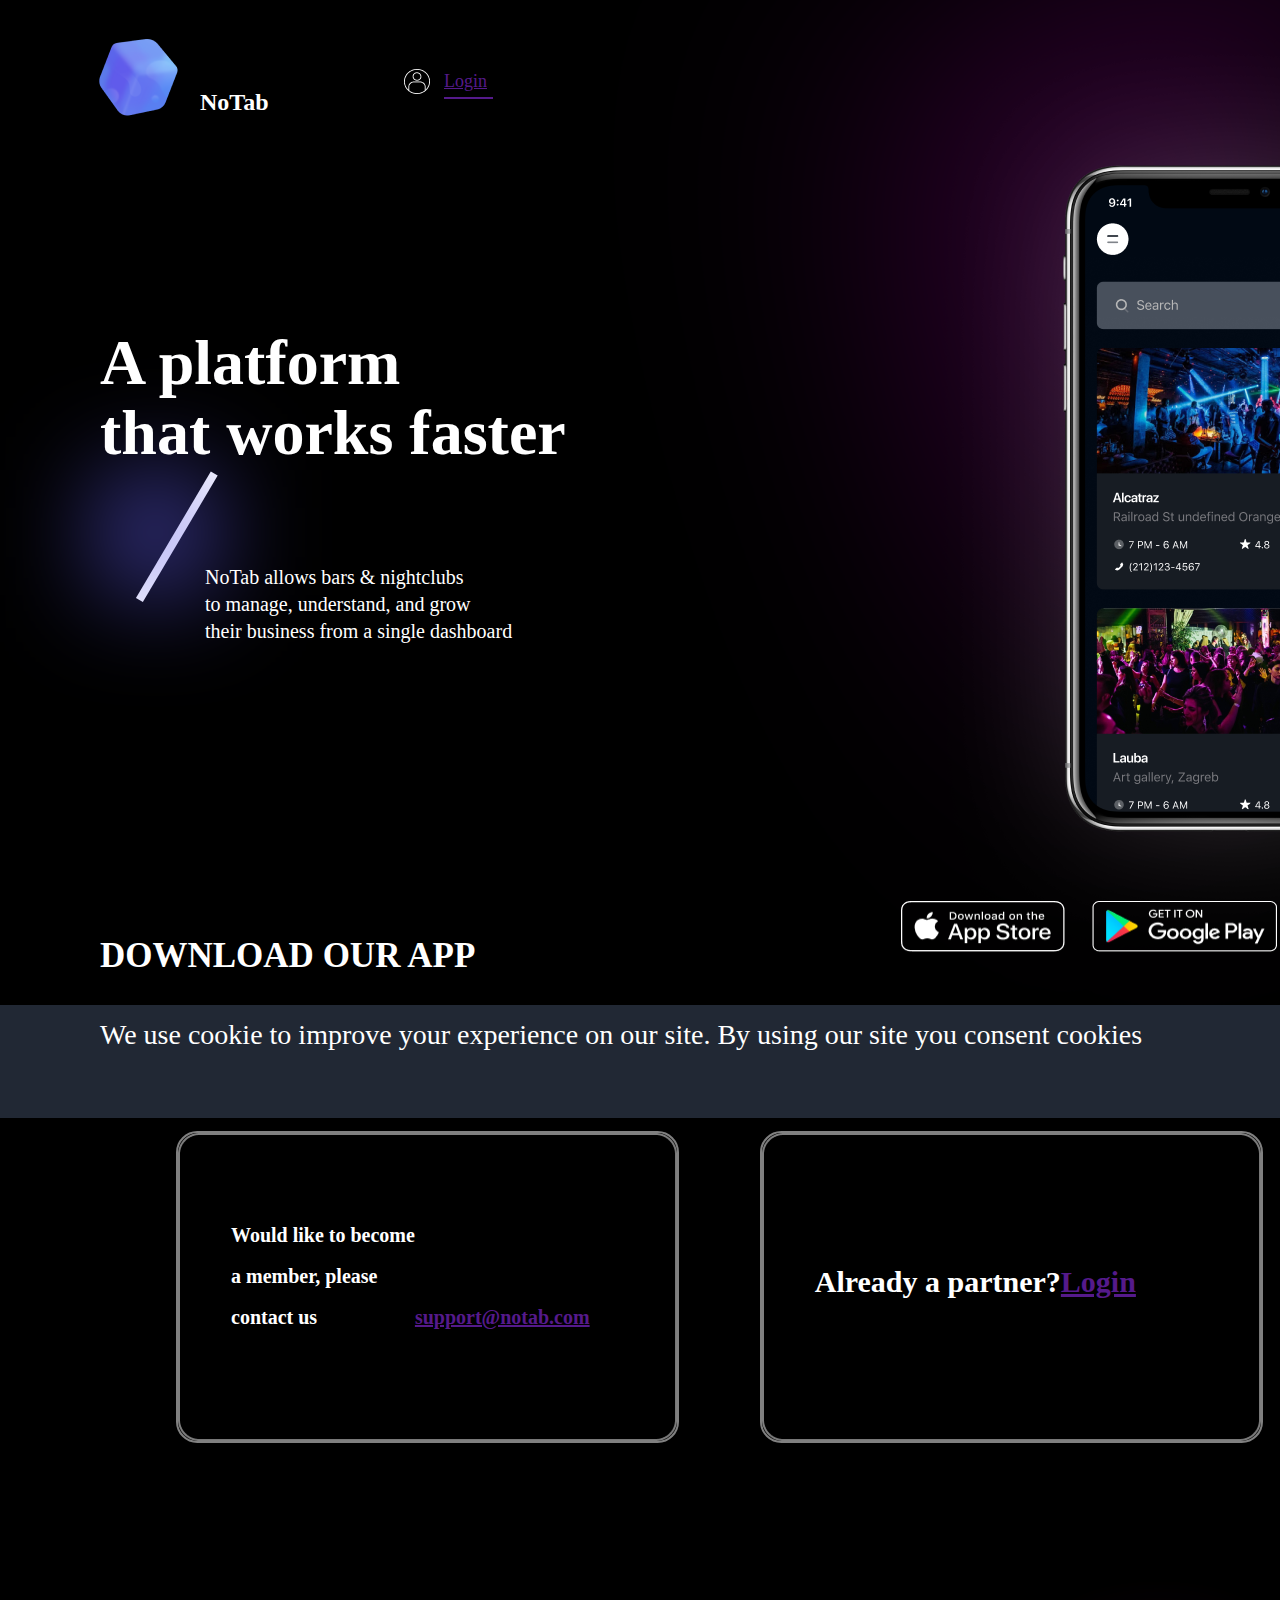
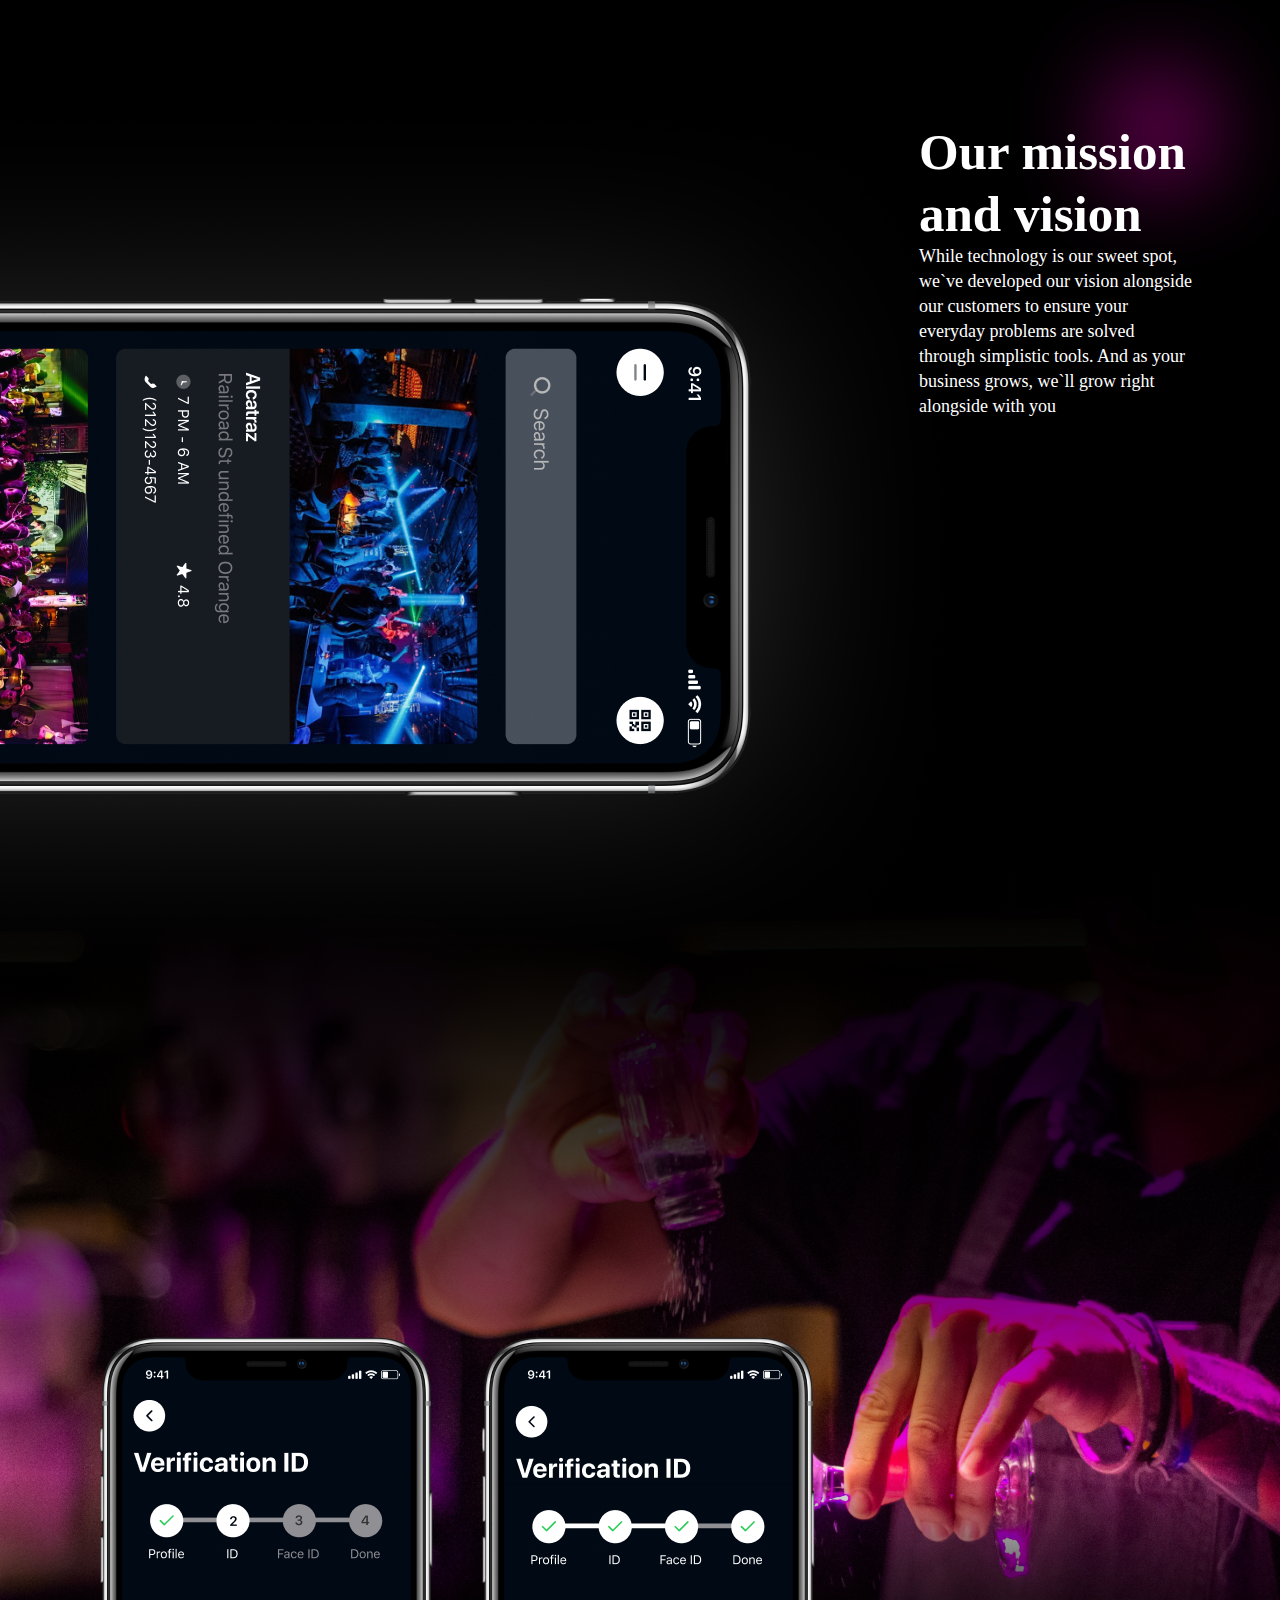
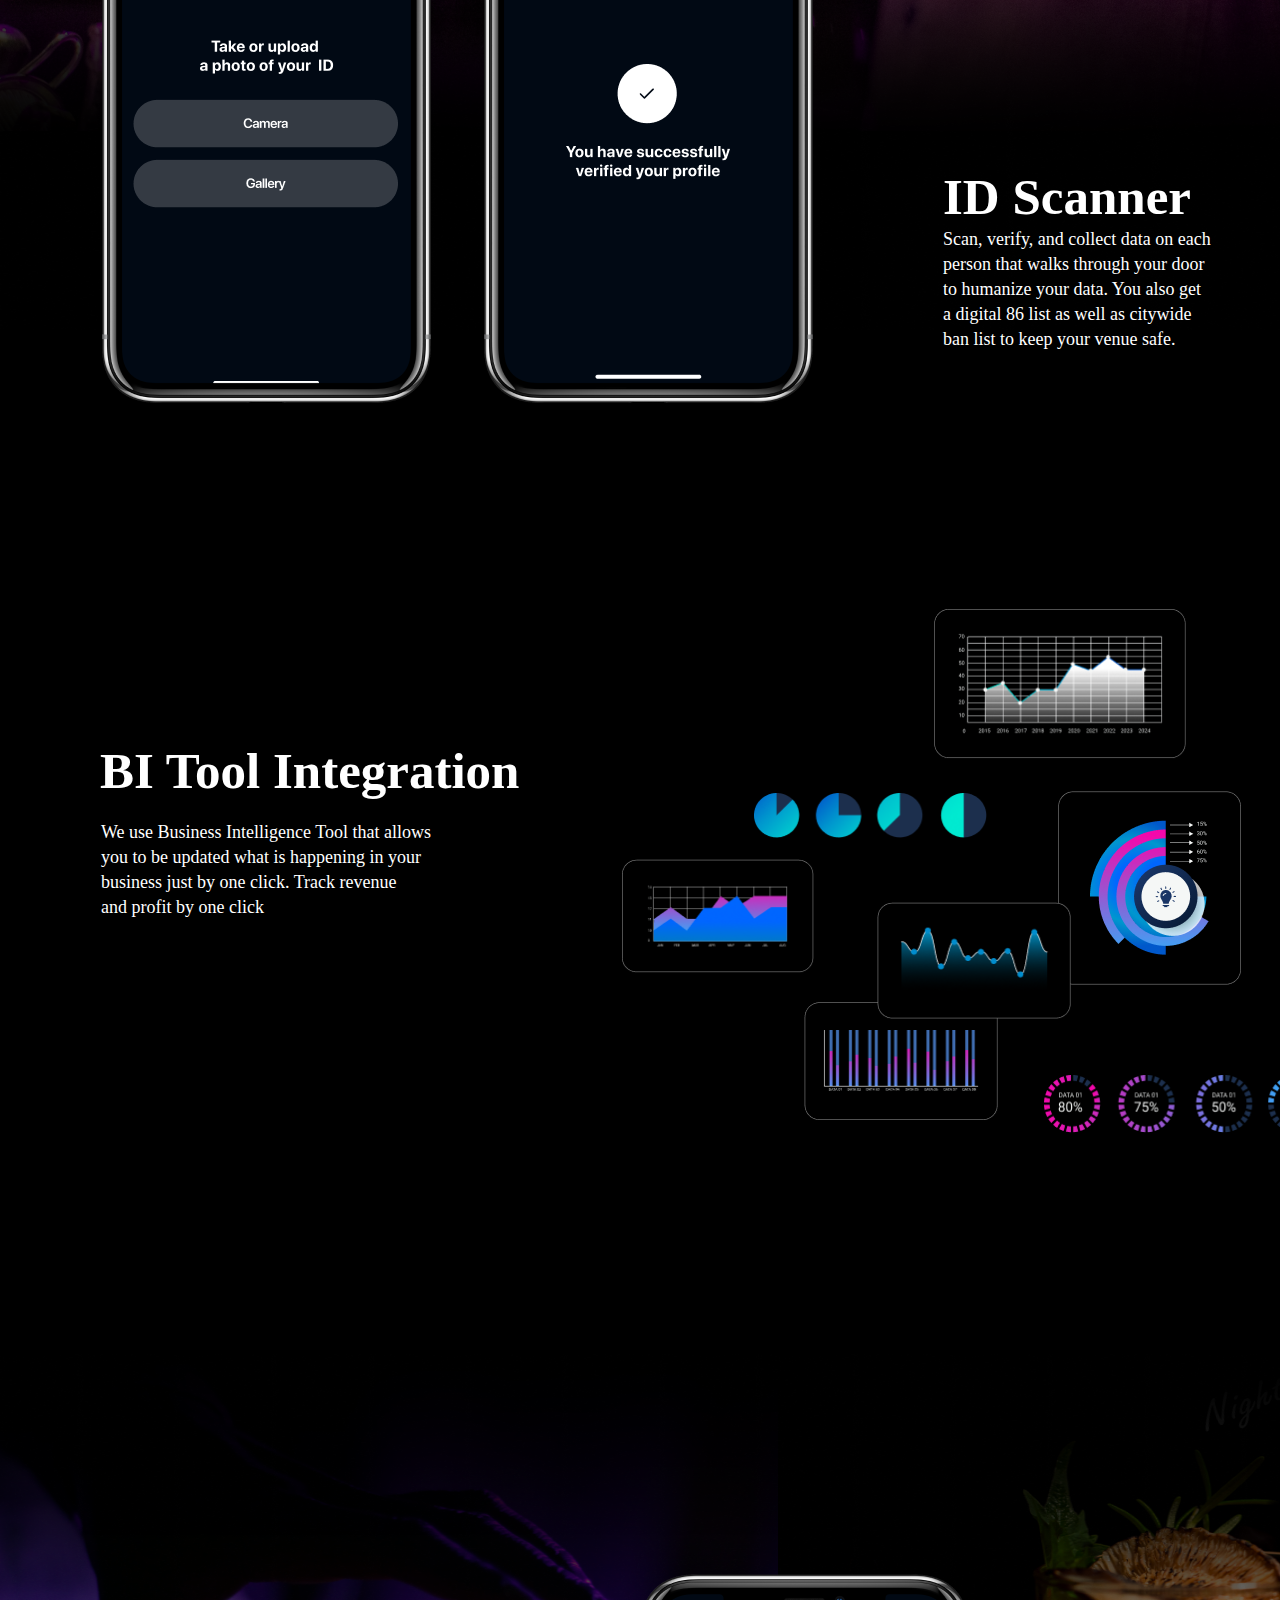
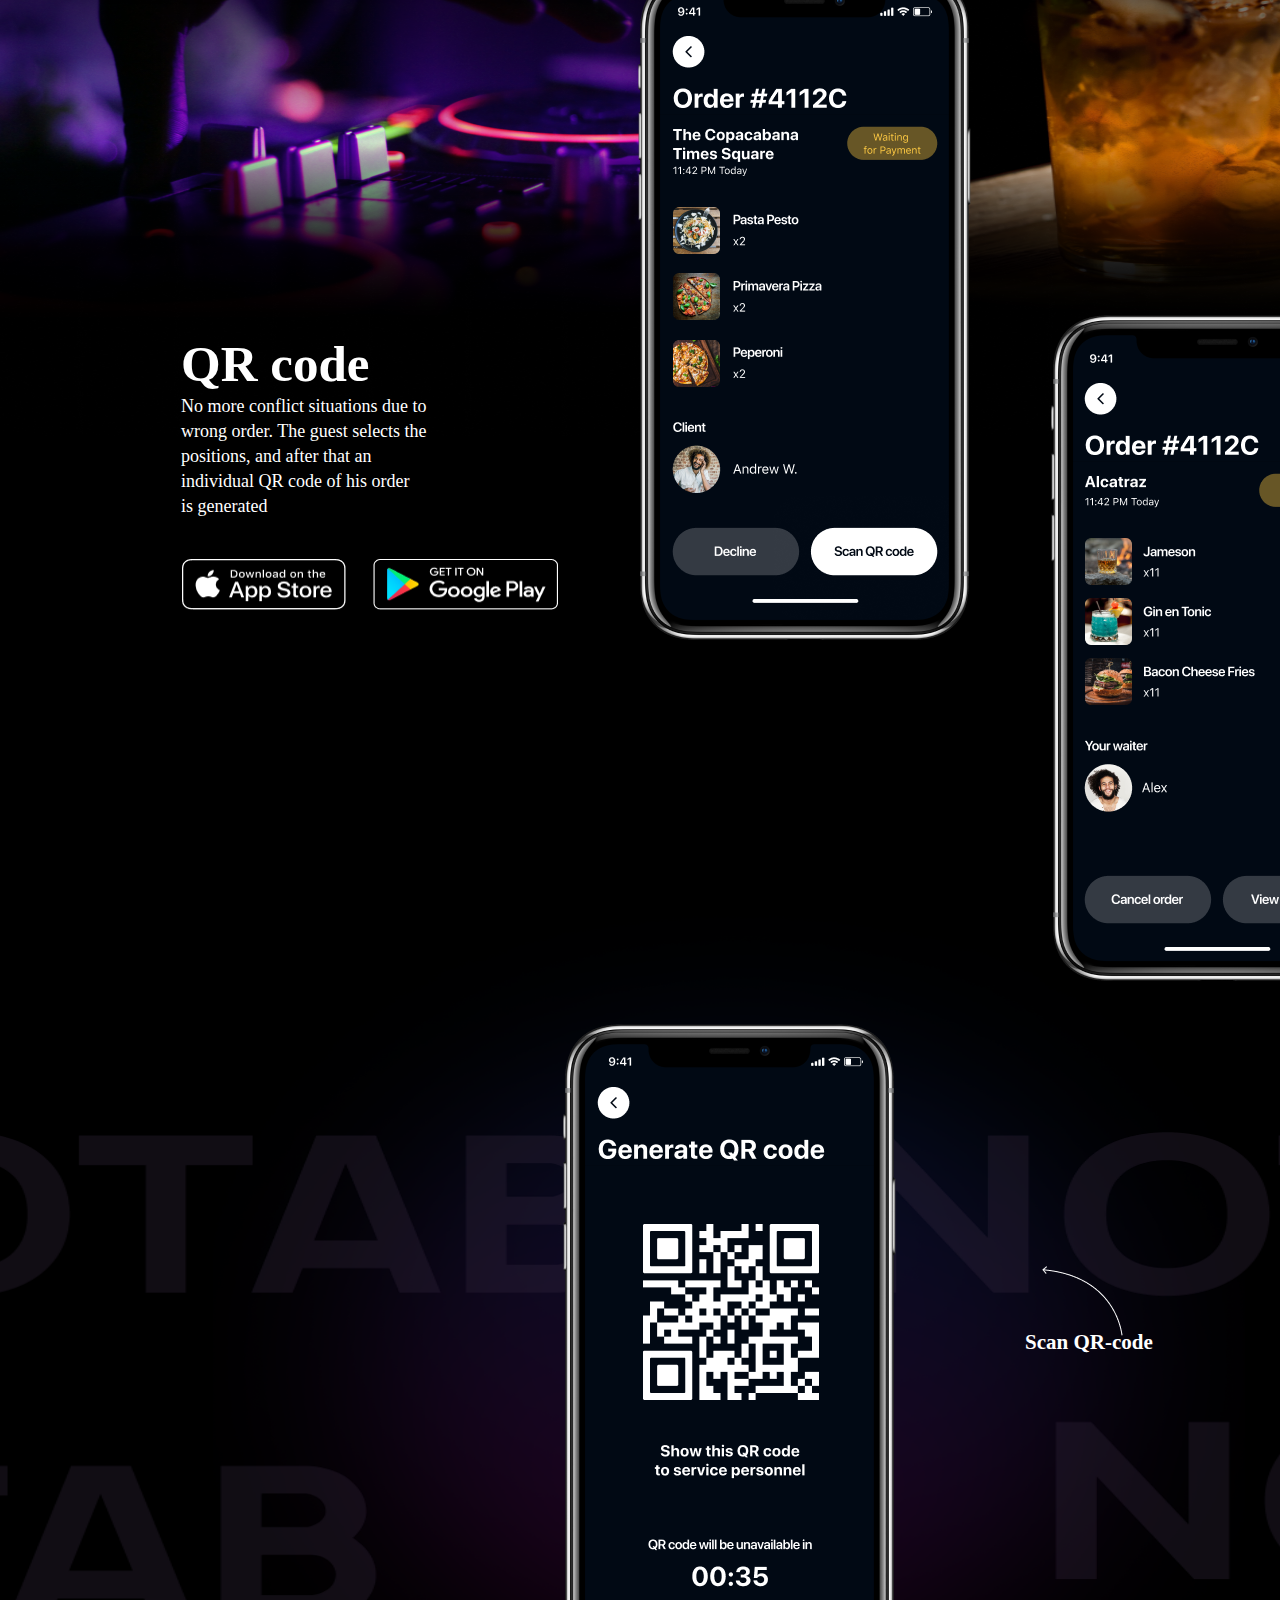
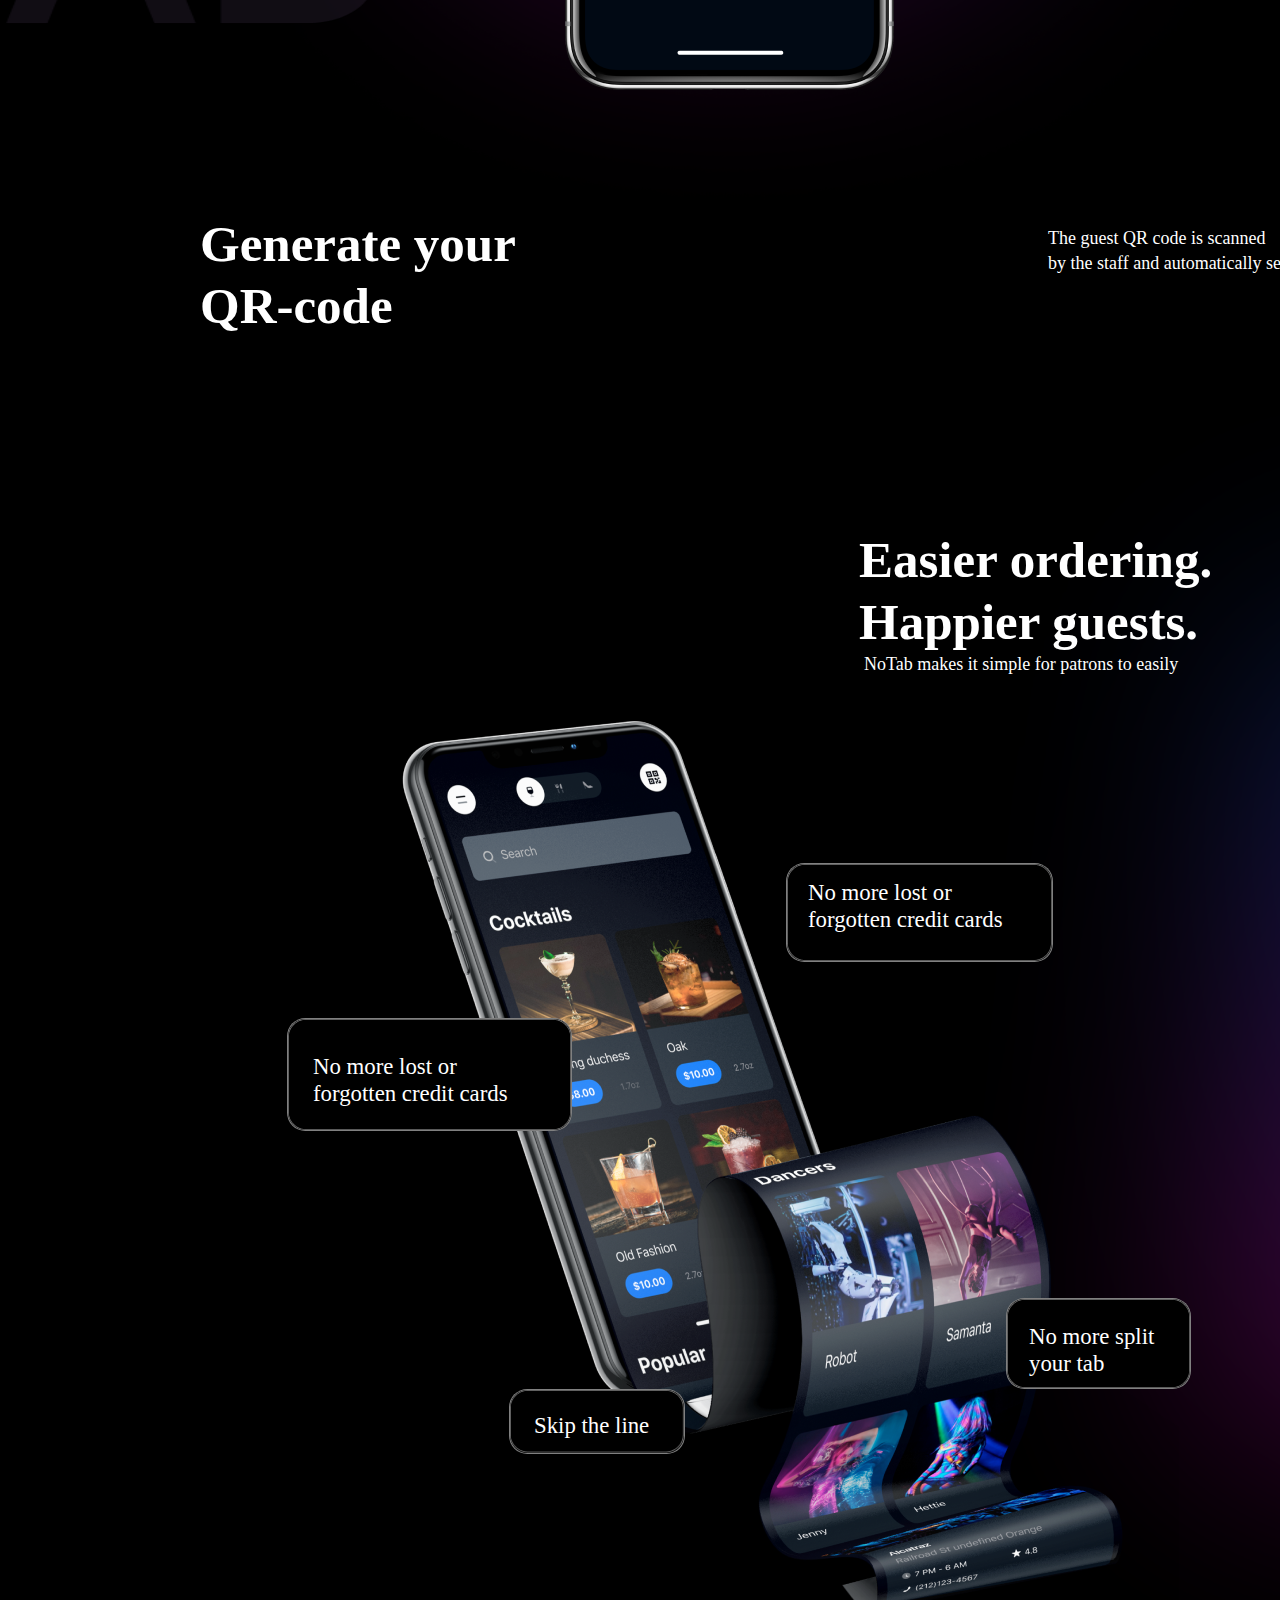
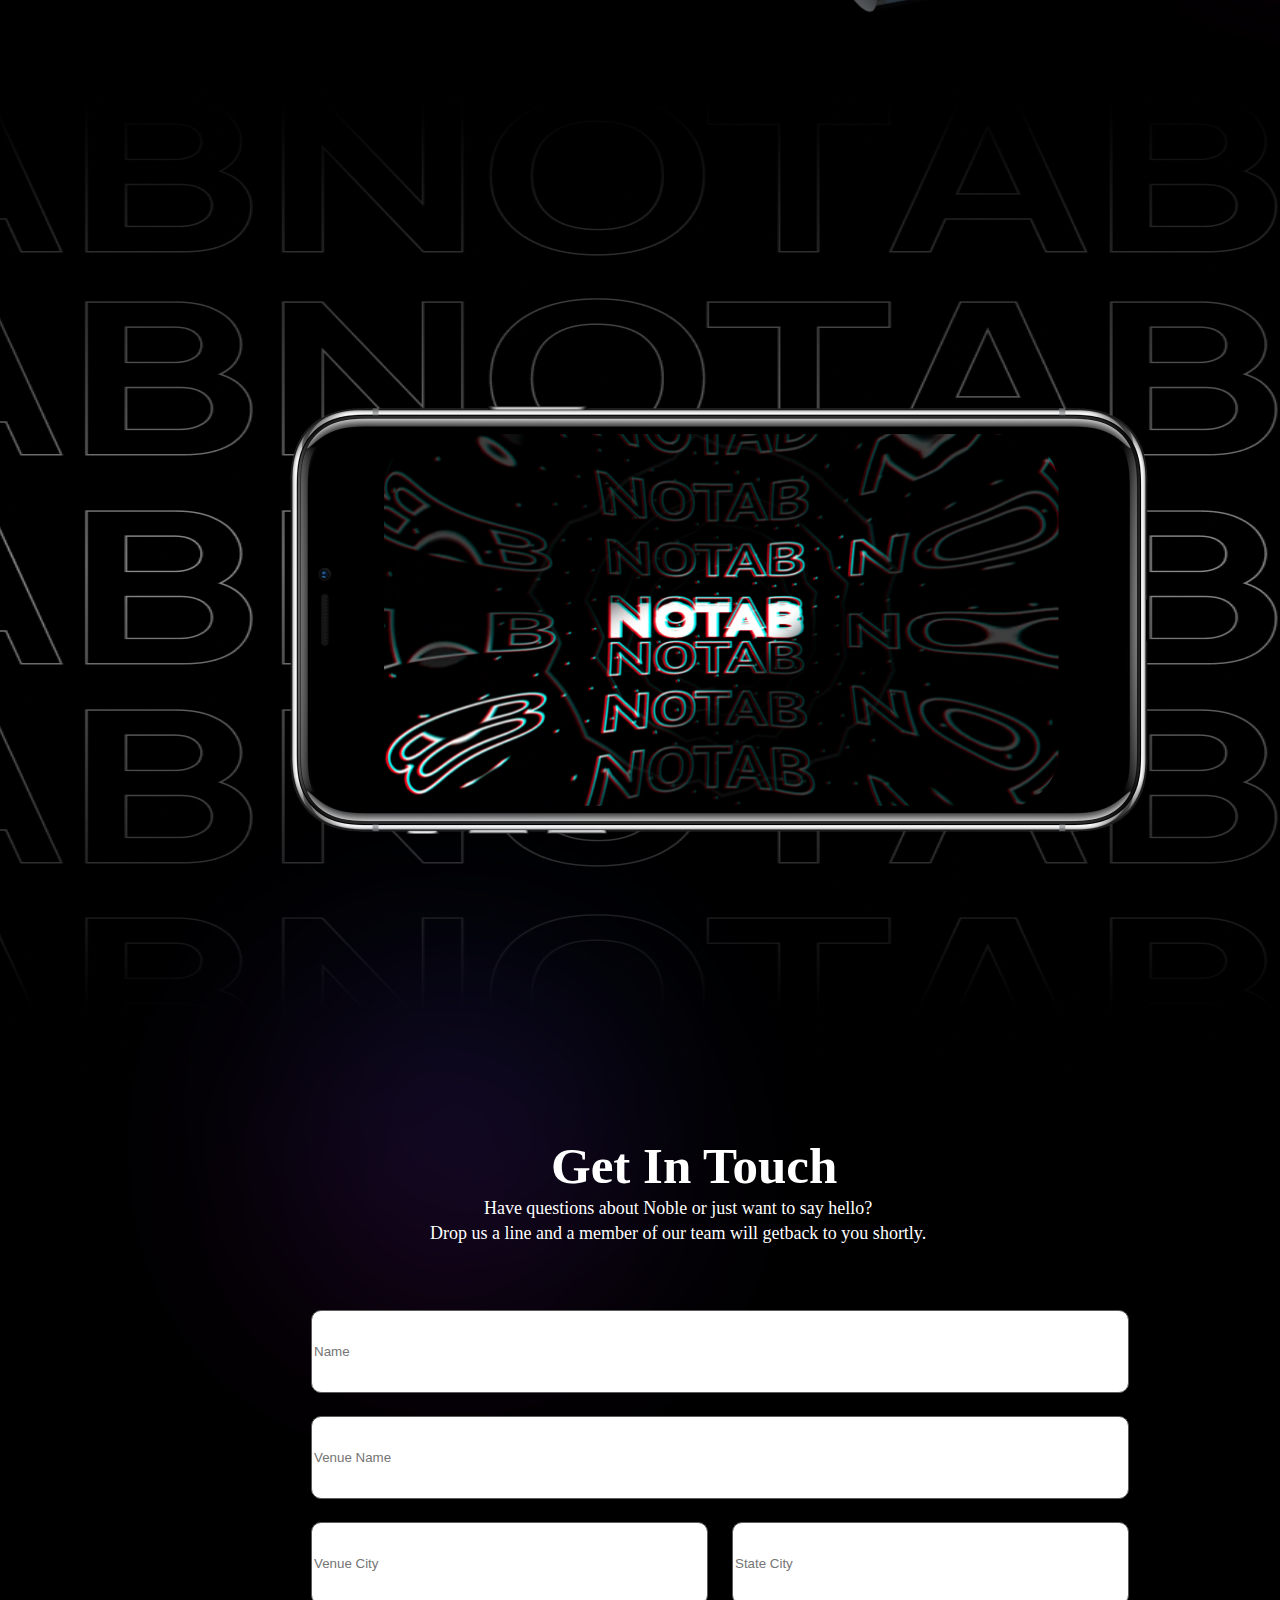
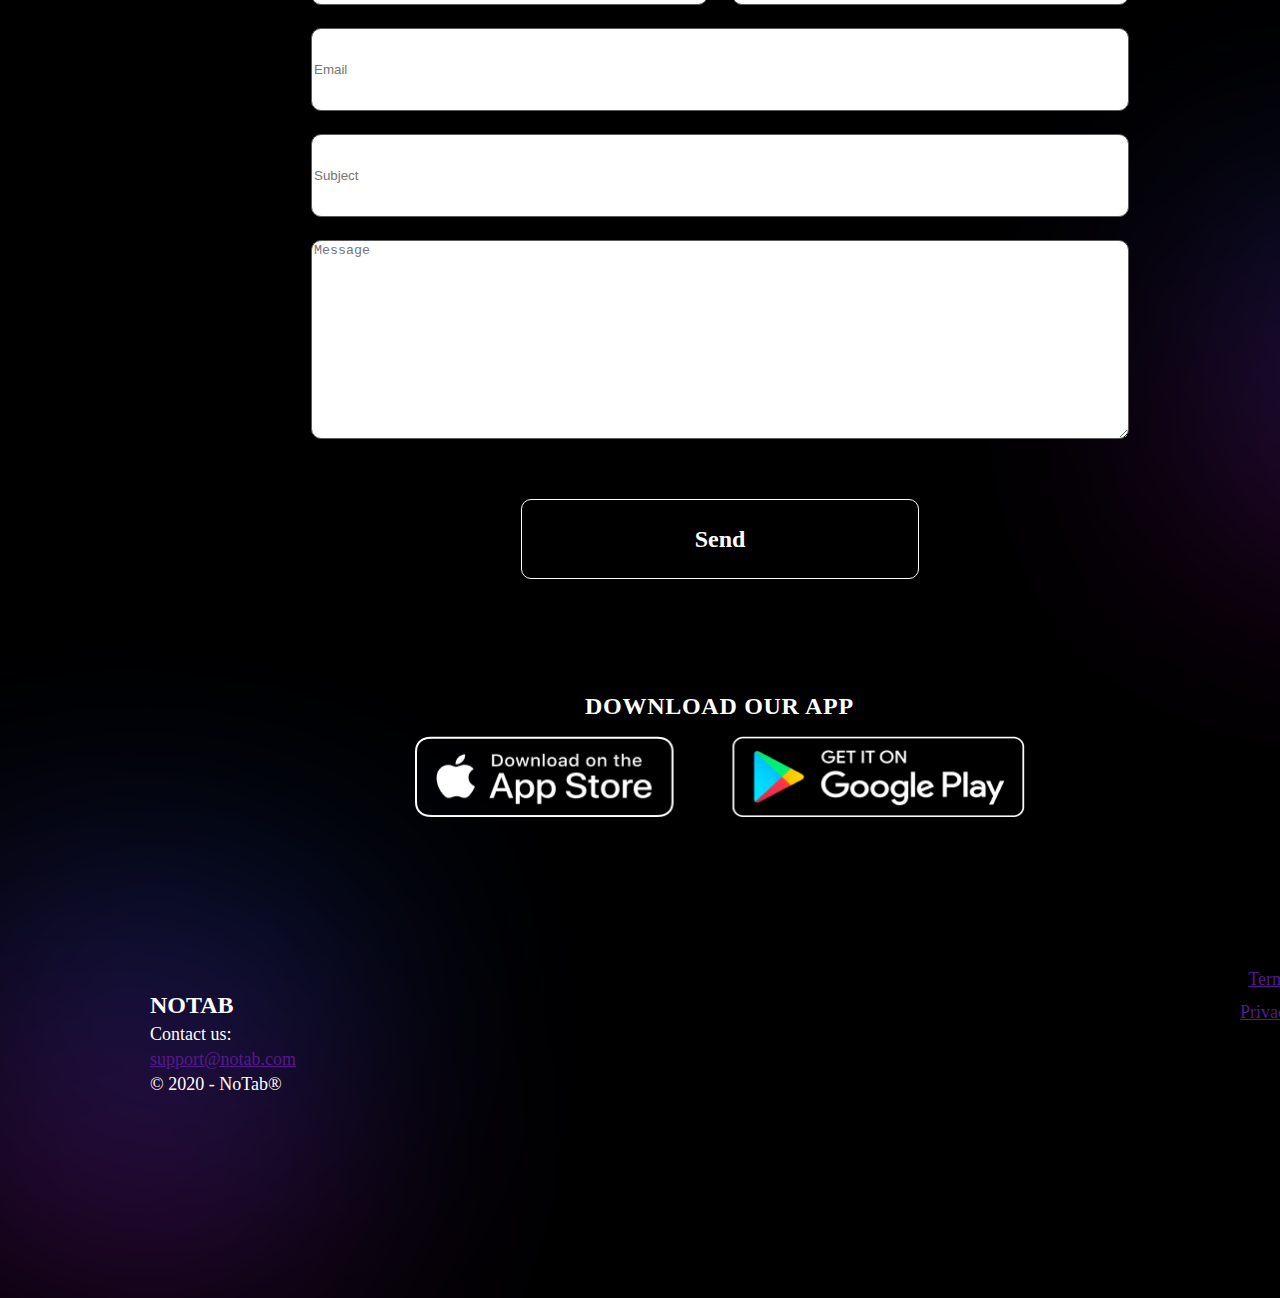
<file: index.html>
<!DOCTYPE html>
<html lang="en">
<head>
    <meta charset="UTF-8">
    <meta http-equiv="X-UA-Compatible" content="IE=edge">
    <meta name="viewport" content="width=device-width, initial-scale=1.0">
    <link rel="stylesheet" href="styles.css">
    <title>Тестовое задание Purrweb</title>
</head>
<body>
    <figure>
        <img src="Img/Cube1.png" alt="" class="sqr">
        <img src="Img/Circle.png" alt="" class="crcl">
        <img src="Img/Cloud.png" alt="" class="cloud1">
        <img src="Img/Phone1.png" alt="" class="phone">
        <img src="Img/Line.png" alt="" class="line">
        <img src="Img/Cloud2.png" alt="" class="cloud2">
        <img src="Img/Apps.png" alt="" class="apps">
        <img src="Img/Border1.png" alt="" class="border">
        <img src="Img/Border1.png" alt="" class="border1">
        <img src="Img/Cloud3.png" alt="" class="cloud3">
        <img src="Img/Background.png" alt="" class="background">
        <img src="Img/Shadow.png" alt="" class="shadow">
        <img src="Img/Phone2.png" alt="" class="phone2">
        <img src="Img/Phone3.png" alt="" class="phone3">
        <img src="Img/Phone4.png" alt="" class="phone4">
        <img src="Img/Group558.png" alt="" class="g558">
        <img src="Img/Group559.png" alt="" class="g559">
        <img src="Img/Group561.png" alt="" class="g561">
        <img src="Img/Group562.png" alt="" class="g562">
        <img src="Img/Group564.png" alt="" class="g564">
        <img src="Img/Group565.png" alt="" class="g565">
        <img src="Img/Group.png" alt="" class="g1">
        <img src="Img/Background1.png" alt="" class="background1">
        <img src="Img/Background2.png" alt="" class="background2">
        <img src="Img/Text.png" alt="" class="text">
        <img src="Img/Shadow1.png" alt="" class="shadow1">
        <img src="Img/Phone6.png" alt="" class="phone5">
        <img src="Img/Phone5.png" alt="" class="phone6">
        <img src="Img/Apps1.png" alt="" class="apps1">
        <img src="Img/Cloud4.png" alt="" class="cloud4">
        <img src="Img/Text1.png" alt="" class="text1">
        <img src="Img/Phone7.png" alt="" class="phone7">
        <img src="Img/Cloud5.png" alt="" class="cloud5">
        <img src="Img/Phone9.png" alt="" class="phone9">
        <img src="Img/Rec1.png" alt="" class="rec1">
        <img src="Img/Rec2.png" alt="" class="rec2">
        <img src="Img/Rec3.png" alt="" class="rec3">
        <img src="Img/Rec4.png" alt="" class="rec4">
        <img src="Img/Text2.png" alt="" class="text2">
        <img src="Img/Phone81.png" alt="" class="phone81">
        <img src="Img/Phone82.png" alt="" class="phone82">
        <img src="Img/Phone8.png" alt="" class="phone8">
        <img src="Img/Cloud6.png" alt="" class="cloud6">
        <img src="Img/Cloud7.png" alt="" class="cloud7">
        <img src="Img/Cloud8.png" alt="" class="cloud8">
        <img src="Img/Apps2.png" alt="" class="apps2">
        <img src="Img/Arrow1.png" alt="" class="arrow">
    </figure>
    <section>
        <h2 class="notab">NoTab</h2>
        <a href="" class="login" :hover>Login</a>
        <h2 class="middle1">A platform <br> that works faster</h2>
        <p class="middle2">NoTab allows bars & nightclubs <br> to manage, understand, and grow <br> their business from a single dashboard</p>
    </section>
    <section>
        <h2 class="bottom1">DOWNLOAD OUR APP</h2>
        <p class="cookie">We use cookie to improve your experience on our site. By using our site you consent cookies <button class="button1">Ok</button></p>
        <p class="donate">Would like to become <br>a member, please <br> contact us <a href="">support@notab.com</a></p>
        <p class="donate1">Already a partner? <br> <a href="">Login</a></p>
    </section>
    <form action="" class="form1">
        <input type="text" class="username" required placeholder="Name">
        <input type="text" class="vename" required placeholder="Venue Name">
        <input type="text" class="city1" required placeholder="Venue City"> <input type="text" class="city2" required placeholder="State City">
        <input type="text" class="mail" required placeholder="Email">
        <input type="text" class="subject" required placeholder="Subject">
        <textarea name="area" id="area1" cols="30" rows="10" class="message" required placeholder="Message"></textarea>
        <input type="submit" value="Send" class="send">
    </form>
    <section>
     <h2 class="section1">Our mission <br> and vision</h2>
     <p class="section2">While technology is our sweet spot, <br> we`ve developed our vision alongside <br> our customers to ensure your <br> everyday problems are solved <br> through simplistic tools. And as your <br> business grows, we`ll grow right <br> alongside with you</p>
    </section>
    <section>
        <h2 class="id1">ID Scanner</h2>
        <p class="scan">Scan, verify, and collect data on each <br> person that walks through your door <br> to humanize your data. You also get <br> a digital 86 list as well as citywide <br> ban list to keep your venue safe.</p>
    </section>
    <section>
        <h2 class="bi">BI Tool Integration</h2>
        <p class="bit">We use Business Intelligence Tool that allows <br> you to be updated what is happening in your <br> business just by one click. Track revenue <br> and profit by one click</p>
    </section>
    <section>
        <h2 class="qr">QR code</h2>
        <p class="conf">No more conflict situations due to <br> wrong order. The guest selects the <br> positions, and after that an <br> individual QR code of his order <br> is generated</p>
        <p class="scan1">Scan QR-code</p>
    </section>
    <section>
        <h2 class="gen">Generate your <br> QR-code</h2>
        <p class="gue">The guest QR code is scanned <br> by the staff and automatically sent</p>
    </section>
    <section>
        <h2 class="ease">Easier ordering. <br> Happier guests.</h2>
        <p class="not">NoTab makes it simple for patrons to easily</p>
    </section>
    <section>
        <p class="sqr1">No more lost or <br> forgotten credit cards</p>
        <p class="sqr2">No more lost or <br> forgotten credit cards</p>
        <p class="sqr3">Skip the line</p>
        <p class="sqr4">No more split <br> your tab</p>
    </section>
    <section>
        <h2 class="getin">Get In Touch</h2>
        <p class="ques">Have questions about Noble or just want to say hello? <br> Drop us a line and a member of our team will getback to you shortly.</p>
    </section>
    <footer>
        <h2 class="dow">DOWNLOAD OUR APP</h2>
        <section>
            <h2 class="not1">NOTAB</h2>
            <p class="cont">Contact us: <br> <a href="">support@notab.com</a> <br> © 2020 - NoTab®</p>
        </section>
        <section>
            <a href="" class="term">Terms to use</a>
            <a href="" class="term1">Privacy policy</a>
        </section>
    </footer>
</body>
</html>
</file>
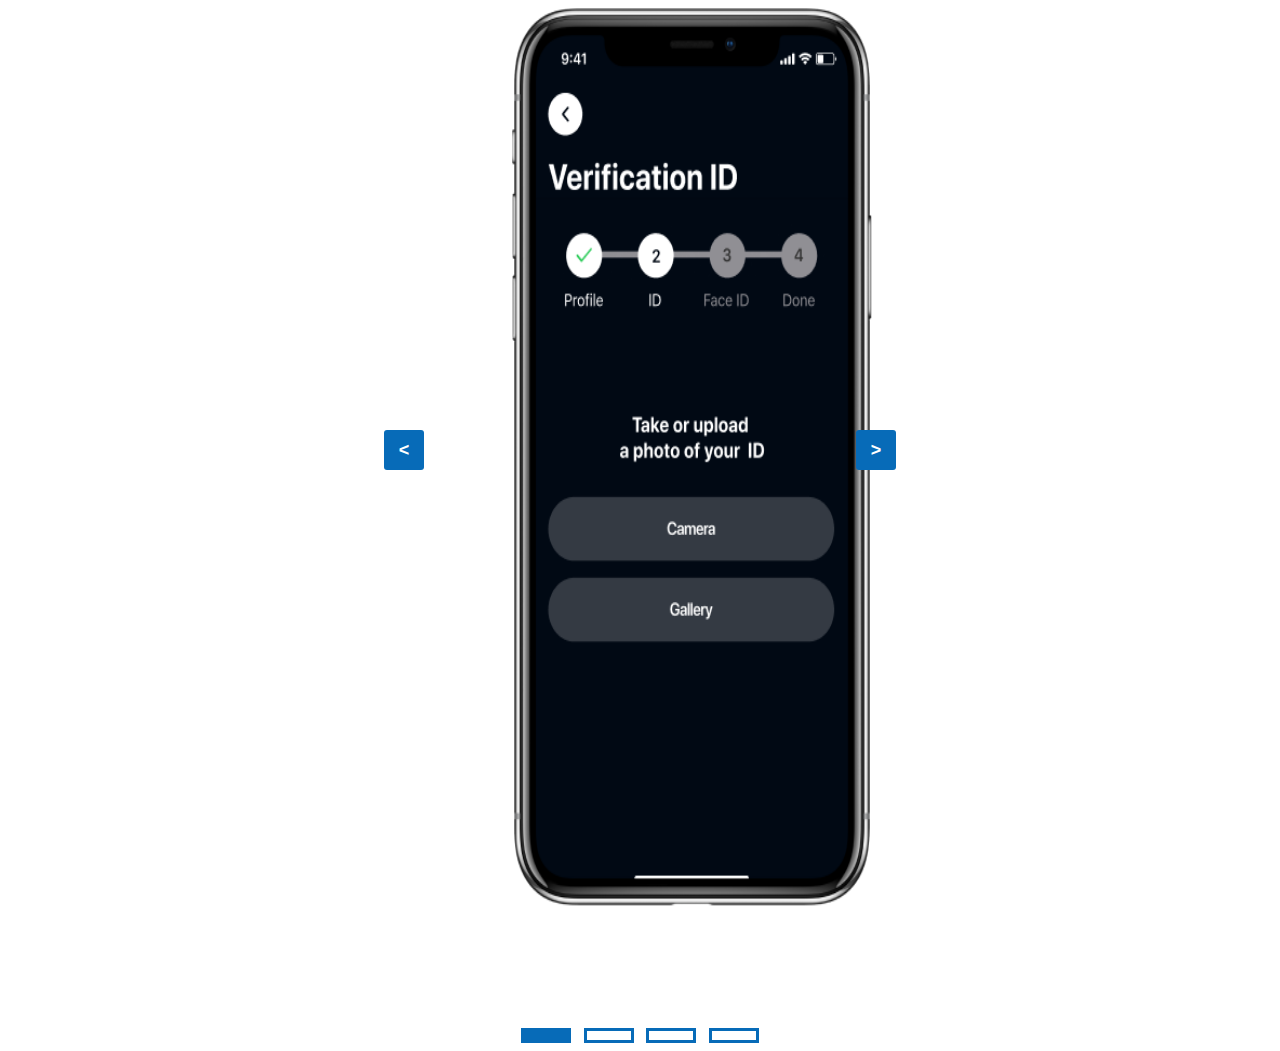
<file: slider.html>
<!DOCTYPE html>
<html lang="en">
<head>
    <meta charset="UTF-8">
    <meta http-equiv="X-UA-Compatible" content="IE=edge">
    <meta name="viewport" content="width=device-width, initial-scale=1.0">
    <title>Slider</title>
</head>
<body>
    <div class="image-container">
        <img src="Img/Phone6.png" id="content0" alt="">
        <img src="Img/Phone3.png" id="content1" class="active" alt="">
        <img src="Img/Phone4.png" id="content2" alt="">
        <img src="Img/Phone5.png" id="content3" alt="">
        <img src="Img/Phone6.png" id="content4" alt="">
        <img src="Img/Phone3.png" id="content5" alt="">
    </div>
    <div class="dot-container">
        <button onclick = "dot(1)"></button>
        <button onclick = "dot(2)"></button>
        <button onclick = "dot(3)"></button>
        <button onclick = "dot(4)"></button>
     </div>
     <button id="prev" onclick="prev()"> < </button>
     <button id="next" onclick="next()"> > </button>
<style>
    .image-container{
     width: 400px;
     height: 1000px;
    }
    img{
     position: absolute;
     left: 40%;
     width: 360px;
     height: 900px;
     display: none;
    }
    .active{
     display: block;
    }
    .dot-container{
     width: 250px;
     margin: 20px auto 0 auto;
     display: flex;
     align-items: center;
     justify-content: space-around;
    }
    button{
     outline: none;
     cursor: pointer;
    }
    .dot-container button{
     height: 15px;
     width: 50px;
     border: 3px solid #076bb8;
     background-color: transparent;
    }
    .dot-container button:nth-child(1){
     background-color: #076bb8;
    }
    #prev,#next{
     height: 40px;
     width: 40px;
     position: absolute;
     background-color: #076bb8;
     color: #ffffff;
     margin: auto;
     top: 0;
     bottom: 0;
     border: none;
     border-radius: 3px;
     font-size: 18px;
     font-weight: bolder;
    }
    #prev{
     left: 30%;
    }
    #next{
     right: 30%;
    }
</style>
<script>
    const dots = document.querySelectorAll(".dot-container button");
    const images = document.querySelectorAll(".image-container img");
    let i = 0;
    let j = 4;
        function next(){
            document.getElementById("content" + (i+1)).classList.remove("active");
            i = ( j + i + 1) % j;
            document.getElementById("content" + (i+1)).classList.add("active");
            indicator( i+ 1 );

        }
        function prev(){
            document.getElementById("content" + (i+1)).classList.remove("active");
            i = (j + i - 1) % j;
            document.getElementById("content" + (i+1)).classList.add("active");
            indicator(i+1);
        }
        function indicator(num){
            dots.forEach(function(dot){
            dot.style.backgroundColor = "transparent";
         });
         document.querySelector(".dot-container button:nth-child(" + num + ")").style.backgroundColor = "#076bb8";
        }
        function dot(index){
            images.forEach(function(image){
            image.classList.remove("active");
         });
         document.getElementById("content" + index).classList.add("active");
         i = index - 1;
         indicator(index);
        }
</script>
</body>
</html>
</file>
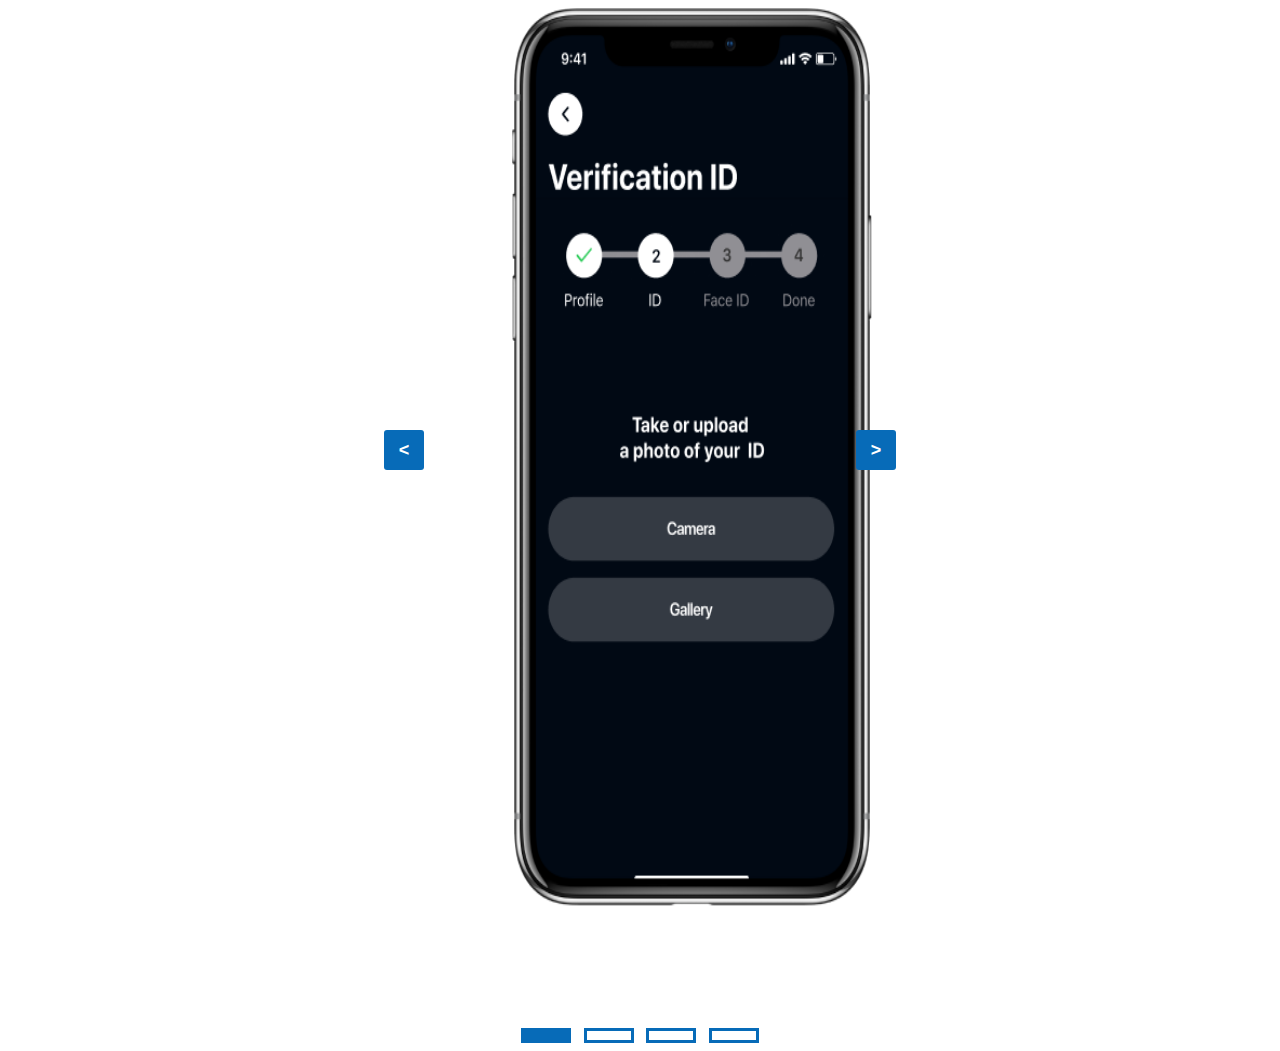
<file: slider5.html>
<!DOCTYPE html>
<html lang="en">
<head>
    <meta charset="UTF-8">
    <meta http-equiv="X-UA-Compatible" content="IE=edge">
    <meta name="viewport" content="width=device-width, initial-scale=1.0">
    <title>Document</title>
</head>
<body>
    <div class="image-container">
        <img src="Img/Phone6.png" id="content0">
        <img src="Img/Phone3.png" id="content1" class="active">
        <img src="Img/Phone4.png" id="content2">
        <img src="Img/Phone5.png" id="content3">
        <img src="Img/Phone6.png" id="content4">
        <img src="Img/Phone3.png" id="content5">
    </div>
    <div class="dot-container">
        <button onclick = "dot(1)"></button>
        <button onclick = "dot(2)"></button>
        <button onclick = "dot(3)"></button>
        <button onclick = "dot(4)"></button>
     </div>
     <button id="prev" onclick="prev()"> < </button>
<button id="next" onclick="next()"> > </button>
    <style>
    .image-container{
     width: 400px;
     height: 1000px;
    }
    img{
     position: absolute;
     left: 40%;
     width: 360px;
     height: 900px;
     display: none;
    }
    .active{
     display: block;
    }
    .dot-container{
     width: 250px;
     margin: 20px auto 0 auto;
     display: flex;
     align-items: center;
     justify-content: space-around;
    }
    button{
     outline: none;
     cursor: pointer;
    }
    .dot-container button{
     height: 15px;
     width: 50px;
     border: 3px solid #076bb8;
     background-color: transparent;
    }
    .dot-container button:nth-child(1){
     background-color: #076bb8;
    }
    #prev,#next{
     height: 40px;
     width: 40px;
     position: absolute;
     background-color: #076bb8;
     color: #ffffff;
     margin: auto;
     top: 0;
     bottom: 0;
     border: none;
     border-radius: 3px;
     font-size: 18px;
     font-weight: bolder;
    }
    #prev{
     left: 30%;
    }
    #next{
     right: 30%;
    }
    </style>
    <script>
    const dots = document.querySelectorAll(".dot-container button");
    const images = document.querySelectorAll(".image-container img");
    let i = 0;
    let j = 4;
        function next(){
            document.getElementById("content" + (i+1)).classList.remove("active");
            i = ( j + i + 1) % j;
            document.getElementById("content" + (i+1)).classList.add("active");
            indicator( i+ 1 );

        }
        function prev(){
            document.getElementById("content" + (i+1)).classList.remove("active");
            i = (j + i - 1) % j;
            document.getElementById("content" + (i+1)).classList.add("active");
            indicator(i+1);
        }
        function indicator(num){
            dots.forEach(function(dot){
            dot.style.backgroundColor = "transparent";
         });
         document.querySelector(".dot-container button:nth-child(" + num + ")").style.backgroundColor = "#076bb8";
        }
        function dot(index){
            images.forEach(function(image){
            image.classList.remove("active");
         });
         document.getElementById("content" + index).classList.add("active");
         i = index - 1;
         indicator(index);
        }
    </script>
</body>
</html>
</file>
<file: styles.css>
html{
background-color: black;
color: white;
}
.notab{
position: absolute;
width: 96px;
height: 24.75px;
left: 200px;
top: 69px;
}
.sqr{
position: absolute;
width: 107px;
height: 109px;
left: 85px;
top: 23px;
}
.crcl{
position: absolute;
width: 26px;
height: 24.99px;
left: 404px;
top: 69px;
}
.login{
position: absolute;
width: 49px;
height: 25px;
left: 444px;
top: 69px;
font-family: 'Noto Sans';
font-style: normal;
font-weight: 500;
font-size: 18px;
line-height: 25px;
border-bottom: 2px solid;
padding-bottom: 3px;
}
.cloud1, .cloud2, .cloud3, .cloud4, .cloud5, .cloud6, .cloud7, .cloud8{
position: absolute;
}
.cloud1{
left: 835.35px;
filter: blur(125px);
transform: rotate(-105.26deg);
}
.cloud2{
width: 125px;
height: 125px;
left: 93px;
top: 470px;
background: rgba(96, 92, 234, 0.5);
filter: blur(50px);
}
.cloud3{
width: 85px;
height: 85px;
left: 1116px;
top: 1686px;
background: #F101BF;
opacity: 0.7;
filter: blur(50px);
}
.cloud4{
width: 1031.52px;
height: 961.81px;
left: 213px;
top: 5677px;
}
.cloud5, .cloud6, .cloud7, .cloud8{
background: linear-gradient(12.08deg, #F101BF 2.82%, #0066FF 97.06%);
opacity: 0.3;
filter: blur(125px);
transform: rotate(5.78deg);
}
.cloud5{
left: 1236px;
right: -7.63%;
top: 7054px;
bottom: 32.11%;
}
.cloud6{
height: 250px;
left: 332px;
right: 837px;
top: 9017px;
bottom: 1492px;
}
.cloud7{
height: 336px;
width: 340px;
left: 1200px;
right: -120px;
top: 9811px;
bottom: 600px;
}
.cloud8{
height: 405px;
width: 411px;
left: -60px;
right: 1053px;
top: 10473px;
bottom: -140px;
}
.phone, .phone2, .phone3, .phone4, .phone5, .phone6, .phone7, .phone8, .phone81, .phone82, .phone9{
position: absolute;
}
.phone{
left: 923px;
}
.phone2{
top: 1689px;
left: 0px;
}
.phone3{
left: 100px;
top: 2937px;
}
.phone4{
left: 482px;
top: 2937px;
}
.phone5{
left: 638px;
top: 4774px;   
}
.phone6{
left: 1051px;
top: 5115px;
}
.phone7{
left: 563px;
top: 5824px;
}
.phone8{
left: 290.06px;
top: 8406.08px;
}
.phone81{
width: 835px;
height: 402px;
left: 302px;
top: 8419.16px;
}
.phone82{
width: 675.46px;
height: 377px;
left: 384px;
top: 8431.08px;
background: #000000;
border-radius: 57px;
}
.phone9{
left: 311px;
top: 7059px;
}
.line{
position: absolute;
width: 139.43px;
height: 0px;
left: 103px;
top: 533px;
border: 4px solid #FFFFFF;
transform: rotate(120.61deg);
}
.middle1, .middle2{
position: absolute;
font-style: normal;
display: flex;
align-items: flex-end;
}
.middle1{
width: 643px;
height: 140px;
left: 100px;
top: 275px;
font-family: 'Montserrat';
font-weight: 700;
font-size: 64px;
line-height: 70px;
}
.middle2{
width: 380px;
height: 81px;
left: 205px;
top: 544px;
font-family: 'Noto Sans';
font-weight: 400;
font-size: 20px;
line-height: 27px;
}
.bottom1{
position: absolute;
width: 413px;
height: 70px;
left: 100px;
top: 892px;
font-family: 'Montserrat';
font-style: normal;
font-weight: 700;
font-size: 35px;
line-height: 70px;
display: flex;
align-items: flex-end;
}
.apps, .apps1, .apps2{
position: absolute;
}
.apps, .apps1{
width: 376px;
height: 51.33px; 
}
.apps{
left: 901px;
top: 901px;
}
.apps1{
left: 182px;
top: 5359px;   
}
.apps2{
width: 610.13px;
height: 81.27px;
left: 415px;
top: 10335.73px;
}
.cookie{
position: absolute;
width: 100%;
height: 93px;
left: 0px;
top: 977px; 
background: #212834;
font-family: 'Noto Sans';
font-style: normal;
font-weight: 400;
font-size: 28px;
line-height: 19px; 
text-align:left;
padding-left: 100px;
padding-top: 20px; 
}
.button1{
position: absolute;
width: 132px;
height: 50px;
left: 1284px;
top:25px;
background: rgba(255, 255, 255, 0.1);
border: 0.5px solid #FFFFFF;
border-radius: 6px;  
font-family: 'Noto Sans';
font-style: normal;
font-weight: 400;
font-size: 14px;
line-height: 19px;
text-align: center;  
}
.donate{
position: absolute;
width: 375px;
height: 123px;
left: 231px;
top: 1195px;
font-family: 'Noto Sans';
font-style: normal;
font-weight: 700;
font-size: 20px;
line-height: 41px;
display: flex;
align-items: flex-end;
color: #FFFFFF;
}
.border, .border1{
box-sizing: border-box;
position: absolute;
width: 503px;
height: 312px;
top: 1131px;
border: 2px solid rgba(255, 255, 255, 0.5);
border-radius: 21.3671px;
}
.border{
left: 176px;
}
.border1{
left: 760px;
}
.donate1{
position: absolute;
width: 325px;
height: 46.22px;
left: 814.78px;
top: 1228px;
font-family: 'Noto Sans';
font-style: normal;
font-weight: 700;
font-size: 30px;
line-height: 41px;
display: flex;
align-items: center;
}
.background, .background1, .background2{
position: absolute;
}
.background{
width: 1440px;
height: 836px;
left: 0px;
top: 2495px;
}
.background1{
width: 811px;
height: 606px;
left: -33px;
top: 4554px;
}
.background2{
width: 733px;
height: 617px;
left: 789px;
top: 4549px;
}
.shadow, .shadow1{
position: absolute;
background: linear-gradient(179.83deg, #000000 -3.1%, rgba(0, 0, 0, 0) 56.76%, #000000 83.92%);
}
.shadow{
width: 1450px;
height: 1060px;
left: 0px;
top: 2470px;
}
.shadow1{
width: 1455px;
height: 682px;
left: -14px;
top: 4554px;
}
.g1, .g558, .g559, .g561, .g562, .g564, .g565{
    position: absolute;
}
.g558{
width: 233.24px;
height: 45.35px;
left: 754px;
top: 3993px;    
}
.g559{
width: 182.49px;
height: 193.03px;
left: 1058.36px;
top: 3991.49px;
}
.g561{
width: 193.85px;
height: 117.61px;
left: 803.68px;
top: 4202.37px;
}
.g562{
width: 193.85px;
height: 117.61px;
left: 876.68px;
top: 4101.8px;
}
.g564{
width: 192.22px;
height: 114.36px;
left: 622px;
top: 4058.81px;
}
.g565{
width: 252.24px;
height: 150.05px;
left: 934.26px;
top: 3809px;
}
.g1{
width: 281px;
height: 58px;
left: 1044px;
top: 4275px;
}
.text, .text1, .text2{
position: absolute;
}
.text{
width: 138.61px;
height: 54.24px;
left: 1199px;
top: 4567.81px;
transform: rotate(-12.84deg);   
}
.text1{
width: 1939.19px;
height: 495.06px;
left: -251.5px;
top: 5932.22px;
}
.text2{
width: 2099px;
height: 1106px;
left: -310px;
top: 8027px;
}
.rec1, .rec2, .rec3, .rec4 {
box-sizing: border-box;
position: absolute;
background: #000000;
border: 0.76007px solid rgba(255, 255, 255, 0.5);
border-radius: 18.2417px;
}
.rec1{
width: 285px;
height: 113px;
left: 287px;
top: 7418px;
}
.rec2{
width: 266.78px;
height: 98.81px;
left: 786px;
top: 7263px;
}
.rec3{
width: 175.58px;
height: 65.37px;
left: 509px;
top: 7789px;
}
.rec4{
width: 185px;
height: 91px;
left: 1006px;
top: 7698px;
}
.arrow{
position: absolute;
left: 1042.06px;
top: 6066.2px;
}
.username, .vename, .city1, .city2, .mail, .subject, .message{
box-sizing: border-box;
position: absolute;
background: #FFFFFF;
border: 1px solid #5C5C5C;
border-radius: 10px;
}
.username, .vename, .city1, .city2, .mail, .subject{
height: 83px;
}
.username, .vename, .mail, .subject, .message{
width: 818px;
}
.username, .vename, .city1, .mail, .subject, .message{
left: 311px;
}
.username{
top: 9310px;
}
.vename{
top: 9416px;
}
.city1{
width: 397px;
top: 9522px;
}
.city2{
width: 397px;
left: 732px;
top: 9522px;
}
.mail{
top: 9628px;
}
.subject{
top: 9734px;
}
.message{
height: 199px;
top: 9840px;
}
.send{
box-sizing: border-box;
position: absolute;
width: 398px;
height: 80px;
left: 521px;
top: 10099px;
background: #000000;
border: 1px solid #FFFFFF;
border-radius: 10px;
color: white;
font-family: 'Montserrat';
font-style: normal;
font-weight: 700;
font-size: 24px;
line-height: 29px;
}
.section1, .id1, .bi, .qr, .gen, .ease, .getin {
position: absolute;
font-family: 'Montserrat';
font-style: normal;
font-weight: 700;
font-size: 51px;
line-height: 62px;
display: flex;
align-items: flex-end;
}
.section1{
width: 358px;
height: 124px;
left: 919px;
top: 1679px;
}
.section2, .scan, .bit, .conf, .gue, .not, .ques{
position: absolute;
font-family: 'Noto Sans';
font-style: normal;
font-weight: 400;
font-size: 18px;
line-height: 25px;
display: flex;
align-items: flex-end;
}
.section2{
width: 315px;
height: 175px;
left: 919px;
top: 1826px; 
}
.id1{
width: 400px;
height: 62px;
left: 943px;
top: 3324px;
}
.scan{
width: 316px;
height: 125px;
left: 943px;
top: 3409px;
}
.bi{
width: 497px;
height: 62px;
left: 100px;
top: 3898px;
}
.bit{
width: 395px;
height: 119px;
left: 101px;
top: 3983px;
}
.qr{
width: 226px;
height: 62px;
left: 181px;
top: 5091px;
}
.conf{
width: 315px;
height: 125px;
left: 181px;
top: 5176px;
}
.scan1{
position: absolute;
width: 155px;
height: 26px;
left: 1025px;
top: 6108px;
font-family: 'Montserrat';
font-style: normal;
font-weight: 700;
font-size: 21px;
line-height: 26px;
display: flex;
align-items: flex-end;
}
.gen{
width: 381px;
height: 124px;
left: 200px;
top: 6571px;
}
.gue{
width: 292px;
height: 50px;
left: 1048px;
top: 6608px;
}
.ease{
width: 421px;
height: 124px;
left: 859px;
top: 6887px;
}
.not{
width: 365px;
height: 25px;
left: 864px;
top: 7034px;
}
.not1{
position: absolute;
width: 81.01px;
height: 16.15px;
left: 150px;
top: 10572px;
}
.getin{
width: 337px;
height: 62px;
left: 551px;
top: 9093px; 
}
.ques{
width: 580px;
height: 50px;
left: 430px;
top: 9178px;
text-align: center;
}
.dow{
position: absolute;
width: 269px;
height: 33px;
left: 585px;
top: 10270px;
font-family: 'Noto Sans';
font-style: normal;
font-weight: 700;
font-size: 24px;
line-height: 33px;
letter-spacing: 0.03em;
}
.cont, .term, .term1{
position: absolute;
font-family: 'Avenir';
font-style: normal;
font-weight: 500;
font-size: 18px;
line-height: 25px;
}
.cont{
width: 171px;
height: 50px;
left: 150px;
top: 10604px;
}
.term{
width: 100px;
height: 25px;
left: 1240px;
top: 10567px;
line-height: 25px;
text-align: right;
}
.term1{
width: 115px;
height: 25px;
left: 1240px;
top: 10600px;
}
.sqr1, .sqr2, .sqr3, .sqr4{
position: absolute;
font-family: 'Roboto';
font-style: normal;
font-weight: 500;
font-size: 22.8021px;
line-height: 27px;
display: flex;
align-items: flex-end;
}
.sqr1{
width: 233px;
height: 54px;
left: 313px;
top: 7430px;
}
.sqr2{
width: 222px;
height: 54px;
left: 808px;
top: 7256px;
}
.sqr3{
width: 125.41px;
height: 26.6px;
left: 534px;
top: 7790px;
}
.sqr4{
width: 138px;
height: 54px;
left: 1029px;
top: 7700px;
}
a:hover{
    background-color: #0066FF;
}
button:hover{
    background-color: white;
}
.send:hover{
    background-color: grey;
}
</file>
